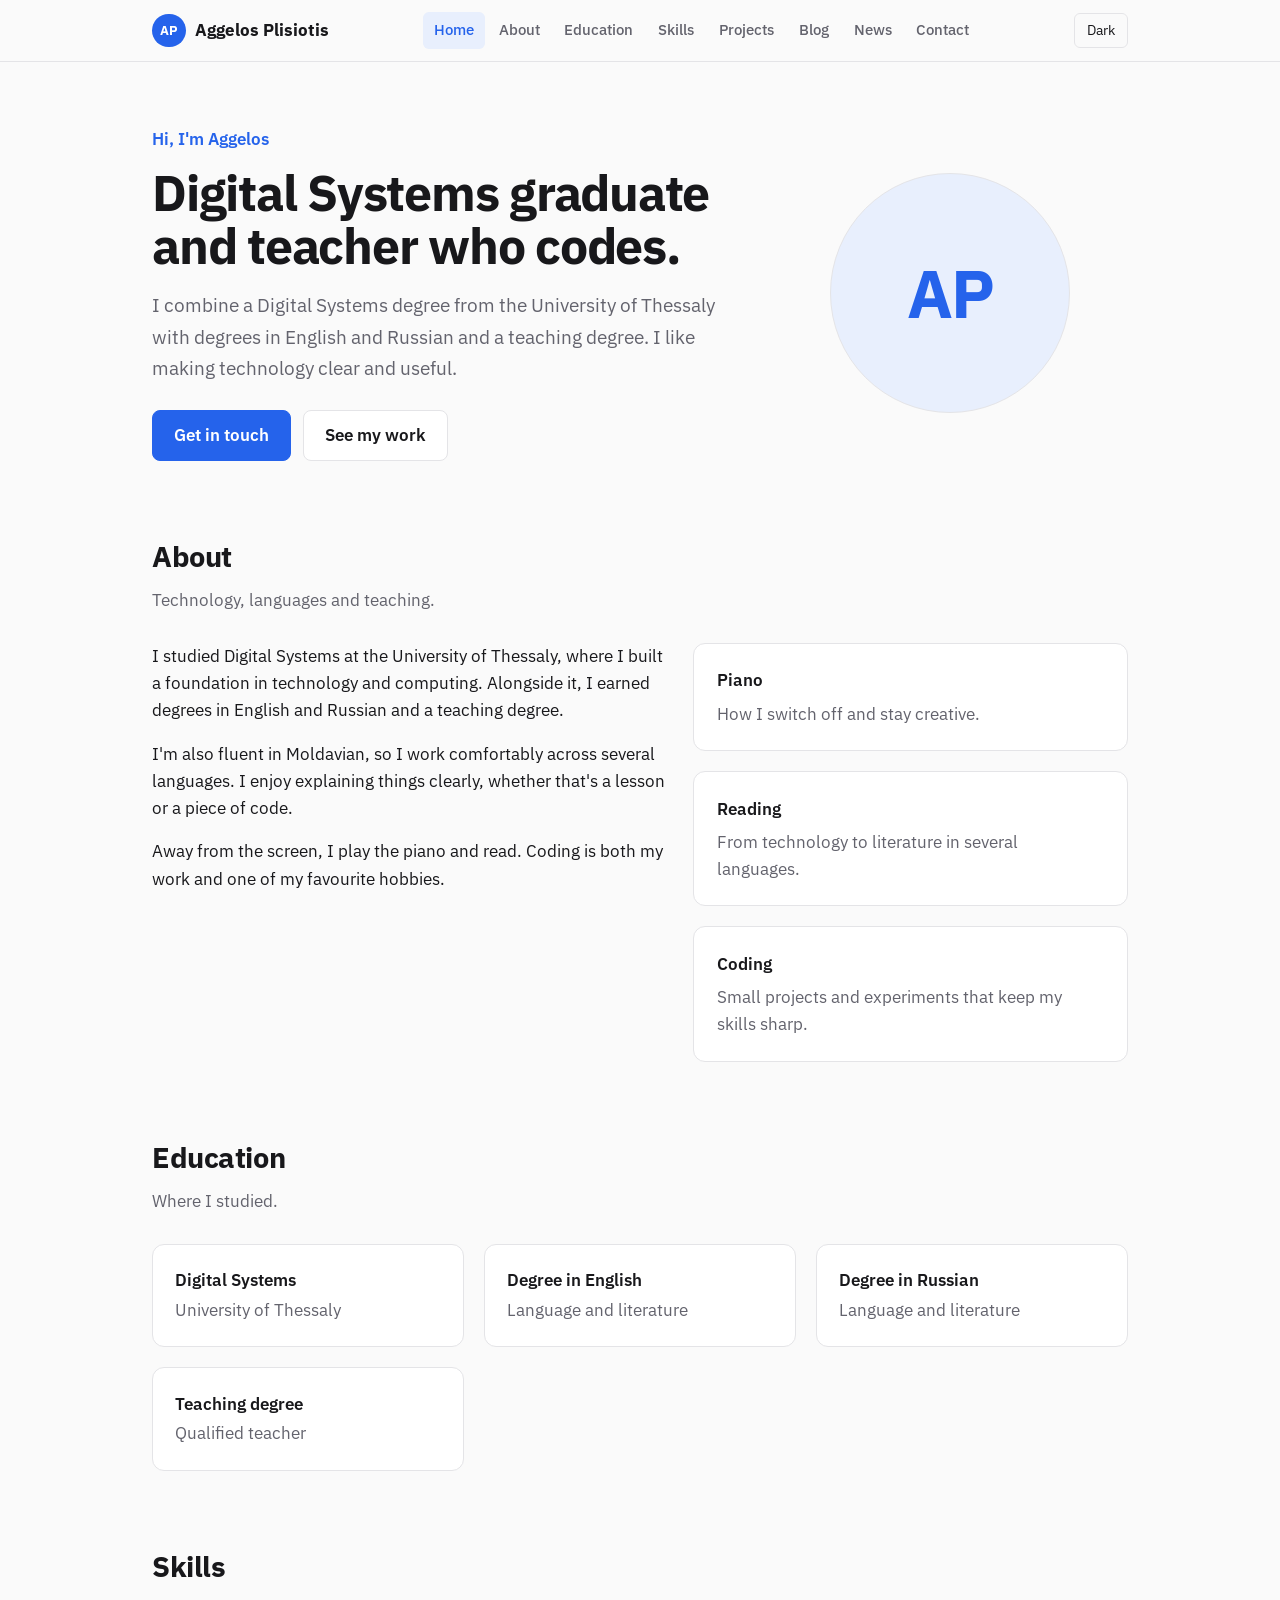
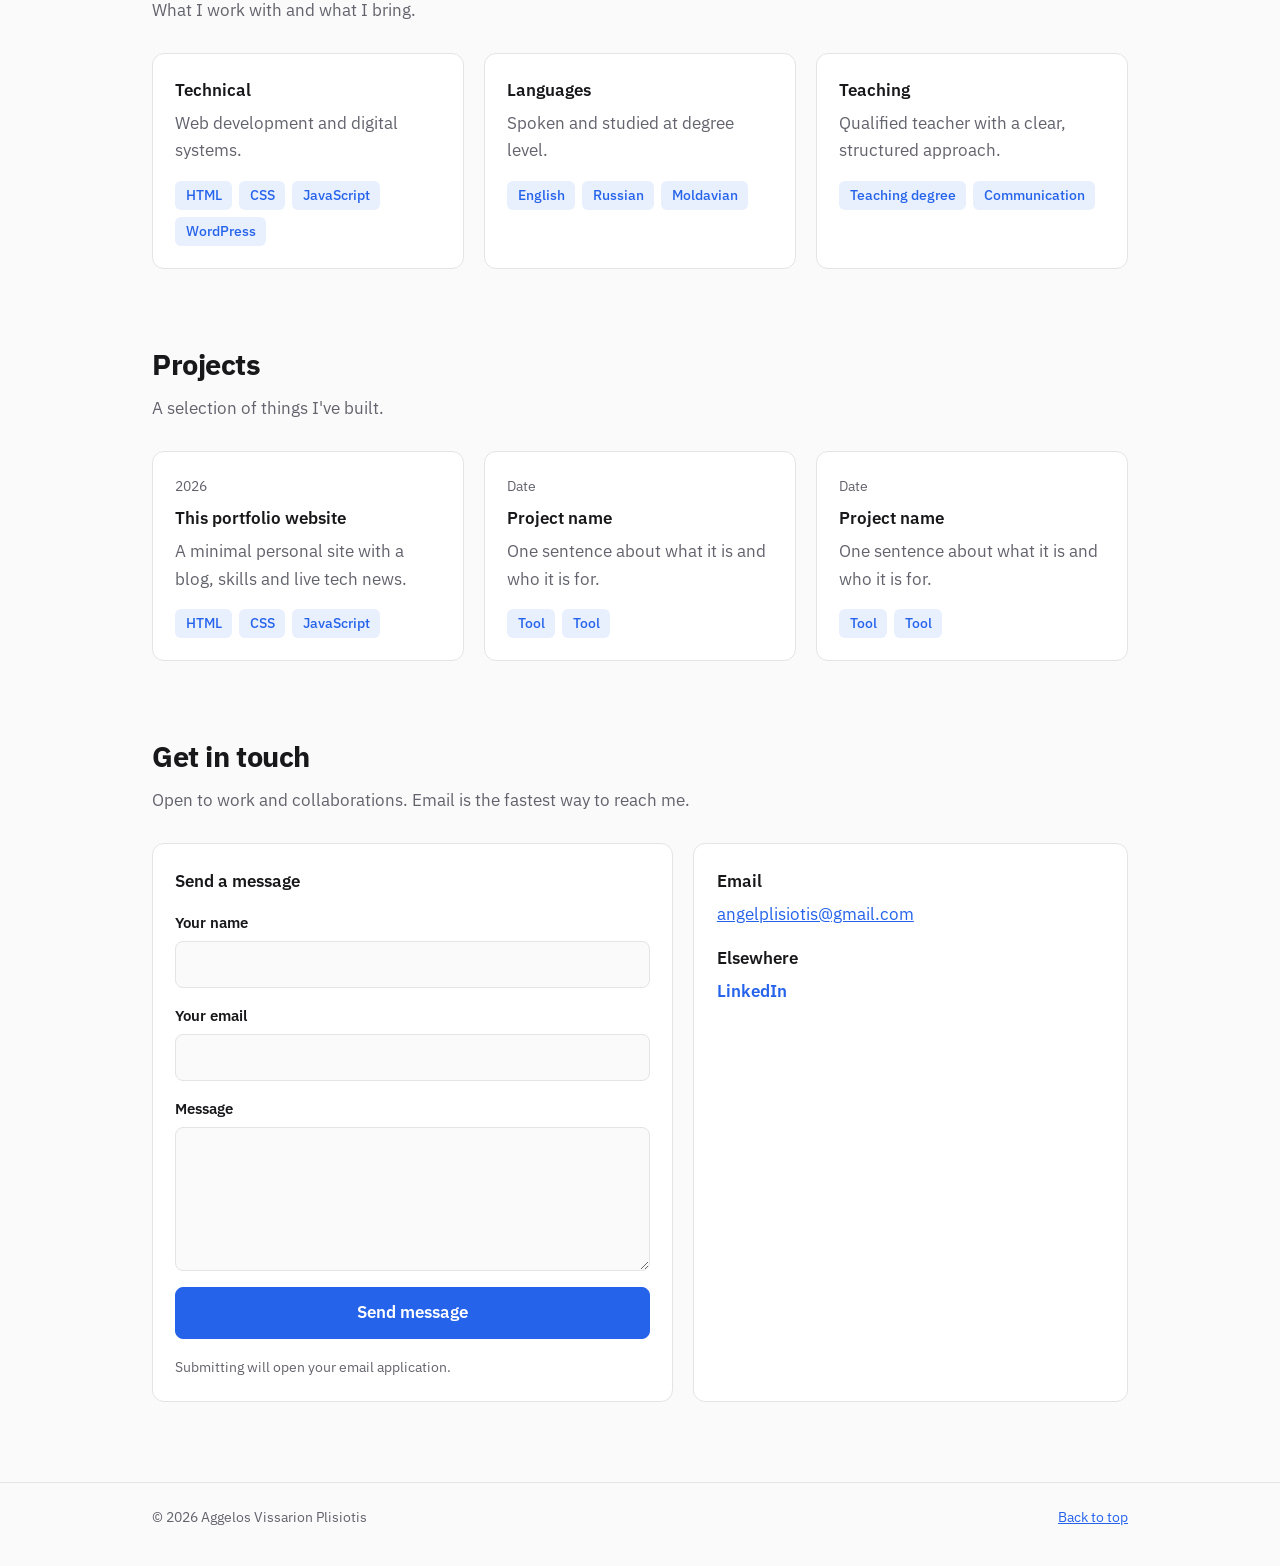
<file: index.html>
<!DOCTYPE html>
<html lang="en">
<head>
    <meta charset="utf-8">
    <meta name="viewport" content="width=device-width, initial-scale=1">
    <title>Aggelos Vissarion Plisiotis – Portfolio</title>
    <meta name="description" content="Portfolio of Aggelos Vissarion Plisiotis.">
    <link rel="preconnect" href="https://fonts.googleapis.com">
    <link href="https://fonts.googleapis.com/css2?family=IBM+Plex+Sans:wght@400;500;600;700&display=swap" rel="stylesheet">
    <link rel="stylesheet" href="styles.css">
</head>

<body>
    <header>
        <div class="wrap">
            <a class="brand" href="index.html">
                <span class="mono">AP</span>
                <span>Aggelos Plisiotis</span>
            </a>

            <nav aria-label="Main">
                <a href="index.html" class="on">Home</a>
                <a href="index.html#about">About</a>
                <a href="index.html#education">Education</a>
                <a href="index.html#skills">Skills</a>
                <a href="index.html#projects">Projects</a>
                <a href="blog.html">Blog</a>
                <a href="news.html">News</a>
                <a href="index.html#contact">Contact</a>
            </nav>

            <button id="theme" type="button" aria-label="Switch between light and dark mode">Dark</button>
        </div>
    </header>

    <main class="wrap" id="top">
        <div class="hero">
            <div>
                <p class="hello">Hi, I'm Aggelos</p>
                <h1>Digital Systems graduate and teacher who codes.</h1>
                <p class="lede">
                    I combine a Digital Systems degree from the University of Thessaly
                    with degrees in English and Russian and a teaching degree.
                    I like making technology clear and useful.
                </p>
                <div class="btns">
                    <a class="btn primary" href="#contact">Get in touch</a>
                    <a class="btn" href="#projects">See my work</a>
                </div>
            </div>
            <div class="avatar" aria-hidden="true">AP</div>
        </div>

        <section id="about">
            <h2>About</h2>
            <p class="sub">Technology, languages and teaching.</p>
            <div class="two">
                <div>
                    <p>I studied Digital Systems at the University of Thessaly, where I built a foundation in technology and computing. Alongside it, I earned degrees in English and Russian and a teaching degree.</p>
                    <p>I'm also fluent in Moldavian, so I work comfortably across several languages. I enjoy explaining things clearly, whether that's a lesson or a piece of code.</p>
                    <p>Away from the screen, I play the piano and read. Coding is both my work and one of my favourite hobbies.</p>
                </div>
                <div class="cols" style="grid-template-columns:1fr">
                    <div class="card">
                        <h3>Piano</h3>
                        <p>How I switch off and stay creative.</p>
                    </div>
                    <div class="card">
                        <h3>Reading</h3>
                        <p>From technology to literature in several languages.</p>
                    </div>
                    <div class="card">
                        <h3>Coding</h3>
                        <p>Small projects and experiments that keep my skills sharp.</p>
                    </div>
                </div>
            </div>
        </section>

        <section id="education">
            <h2>Education</h2>
            <p class="sub">Where I studied.</p>
            <div class="cols edu">
                <div class="card">
                    <p class="name">Digital Systems</p>
                    <p>University of Thessaly</p>
                </div>
                <div class="card">
                    <p class="name">Degree in English</p>
                    <p>Language and literature</p>
                </div>
                <div class="card">
                    <p class="name">Degree in Russian</p>
                    <p>Language and literature</p>
                </div>
                <div class="card">
                    <p class="name">Teaching degree</p>
                    <p>Qualified teacher</p>
                </div>
            </div>
        </section>

        <section id="skills">
            <h2>Skills</h2>
            <p class="sub">What I work with and what I bring.</p>
            <div class="cols">
                <div class="card">
                    <h3>Technical</h3>
                    <p>Web development and digital systems.</p>
                    <div class="tags">
                        <span class="tag">HTML</span>
                        <span class="tag">CSS</span>
                        <span class="tag">JavaScript</span>
                        <span class="tag">WordPress</span>
                    </div>
                </div>
                <div class="card">
                    <h3>Languages</h3>
                    <p>Spoken and studied at degree level.</p>
                    <div class="tags">
                        <span class="tag">English</span>
                        <span class="tag">Russian</span>
                        <span class="tag">Moldavian</span>
                    </div>
                </div>
                <div class="card">
                    <h3>Teaching</h3>
                    <p>Qualified teacher with a clear, structured approach.</p>
                    <div class="tags">
                        <span class="tag">Teaching degree</span>
                        <span class="tag">Communication</span>
                    </div>
                </div>
            </div>
        </section>

        <section id="projects">
            <h2>Projects</h2>
            <p class="sub">A selection of things I've built.</p>
            <div class="cols">
                <div class="card">
                    <p class="meta">2026</p>
                    <h3>This portfolio website</h3>
                    <p>A minimal personal site with a blog, skills and live tech news.</p>
                    <div class="tags">
                        <span class="tag">HTML</span>
                        <span class="tag">CSS</span>
                        <span class="tag">JavaScript</span>
                    </div>
                </div>
                <div class="card">
                    <p class="meta">Date</p>
                    <h3>Project name</h3>
                    <p>One sentence about what it is and who it is for.</p>
                    <div class="tags">
                        <span class="tag">Tool</span>
                        <span class="tag">Tool</span>
                    </div>
                </div>
                <div class="card">
                    <p class="meta">Date</p>
                    <h3>Project name</h3>
                    <p>One sentence about what it is and who it is for.</p>
                    <div class="tags">
                        <span class="tag">Tool</span>
                        <span class="tag">Tool</span>
                    </div>
                </div>
            </div>
        </section>

        <section id="contact">
            <h2>Get in touch</h2>
            <p class="sub">Open to work and collaborations. Email is the fastest way to reach me.</p>
            <div class="two">
                <div class="card">
                    <h3>Send a message</h3>
                    <form id="contact-form">
                        <label>Your name
                            <input id="f-name" required autocomplete="name">
                        </label>
                        <label>Your email
                            <input id="f-email" type="email" required autocomplete="email">
                        </label>
                        <label>Message
                            <textarea id="f-msg" rows="5" required></textarea>
                        </label>
                        <input type="checkbox" id="f-bot" tabindex="-1" autocomplete="off" style="display:none" aria-hidden="true">
                        <button class="btn primary" id="f-send" type="submit">Send message</button>
                        <p class="formnote" id="form-note">Your message goes straight to my inbox.</p>
                    </form>
                </div>

                <div class="card">
                    <h3>Email</h3>
                    <p><a href="mailto:angelplisiotis@gmail.com">angelplisiotis@gmail.com</a></p>
                    <h3>Elsewhere</h3>
                    <p><a class="social" href="https://www.linkedin.com/in/άγγελος-βησσαρίων-πλησιώτης-132bb625a" target="_blank" rel="noopener noreferrer">LinkedIn</a></p>
                </div>
            </div>
        </section>
    </main>

    <footer>
        <div class="wrap">
            <span>© 2026 Aggelos Vissarion Plisiotis</span>
            <a href="#top">Back to top</a>
        </div>
    </footer>

    <script src="script.js"></script>
</body>
</html>
</file>
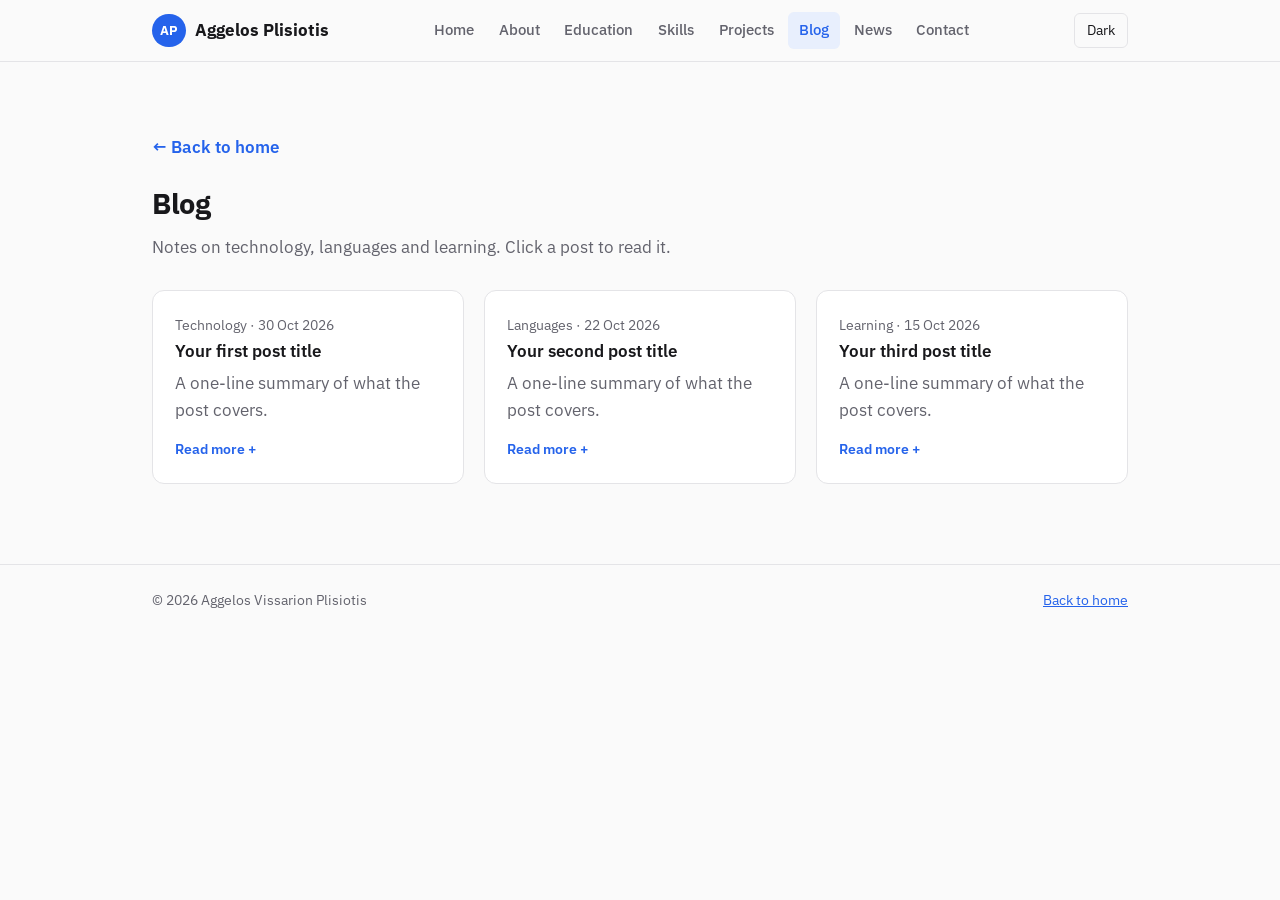
<file: blog.html>
<!DOCTYPE html>
<html lang="en">
<head>
    <meta charset="utf-8">
    <meta name="viewport" content="width=device-width, initial-scale=1">
    <title>Blog – Aggelos Plisiotis</title>
    <meta name="description" content="Blog posts about technology, languages and learning.">
    <link rel="preconnect" href="https://fonts.googleapis.com">
    <link href="https://fonts.googleapis.com/css2?family=IBM+Plex+Sans:wght@400;500;600;700&display=swap" rel="stylesheet">
    <link rel="stylesheet" href="styles.css">
</head>

<body>
    <header>
        <div class="wrap">
            <a class="brand" href="index.html">
                <span class="mono">AP</span>
                <span>Aggelos Plisiotis</span>
            </a>

            <nav aria-label="Main">
                <a href="index.html">Home</a>
                <a href="index.html#about">About</a>
                <a href="index.html#education">Education</a>
                <a href="index.html#skills">Skills</a>
                <a href="index.html#projects">Projects</a>
                <a href="blog.html" class="on" aria-current="page">Blog</a>
                <a href="news.html">News</a>
                <a href="index.html#contact">Contact</a>
            </nav>

            <button id="theme" type="button" aria-label="Switch between light and dark mode">Dark</button>
        </div>
    </header>

    <main class="wrap" id="top">
        <section id="blog">
            <a class="back" href="index.html">← Back to home</a>
            <h2>Blog</h2>
            <p class="sub">Notes on technology, languages and learning. Click a post to read it.</p>

            <div class="cols">
                <details class="card">
                    <summary>
                        <p class="meta">Technology · 30 Oct 2026</p>
                        <h3>Your first post title</h3>
                        <p>A one-line summary of what the post covers.</p>
                    </summary>
                    <div class="body">
                        <p>Write your post here. Replace this text with the full article.</p>
                    </div>
                </details>

                <details class="card">
                    <summary>
                        <p class="meta">Languages · 22 Oct 2026</p>
                        <h3>Your second post title</h3>
                        <p>A one-line summary of what the post covers.</p>
                    </summary>
                    <div class="body">
                        <p>Write your post here. Replace this text with the full article.</p>
                    </div>
                </details>

                <details class="card">
                    <summary>
                        <p class="meta">Learning · 15 Oct 2026</p>
                        <h3>Your third post title</h3>
                        <p>A one-line summary of what the post covers.</p>
                    </summary>
                    <div class="body">
                        <p>Write your post here. Replace this text with the full article.</p>
                    </div>
                </details>
            </div>
        </section>
    </main>

    <footer>
        <div class="wrap">
            <span>© 2026 Aggelos Vissarion Plisiotis</span>
            <a href="index.html">Back to home</a>
        </div>
    </footer>

    <script src="script.js"></script>
</body>
</html>
</file>
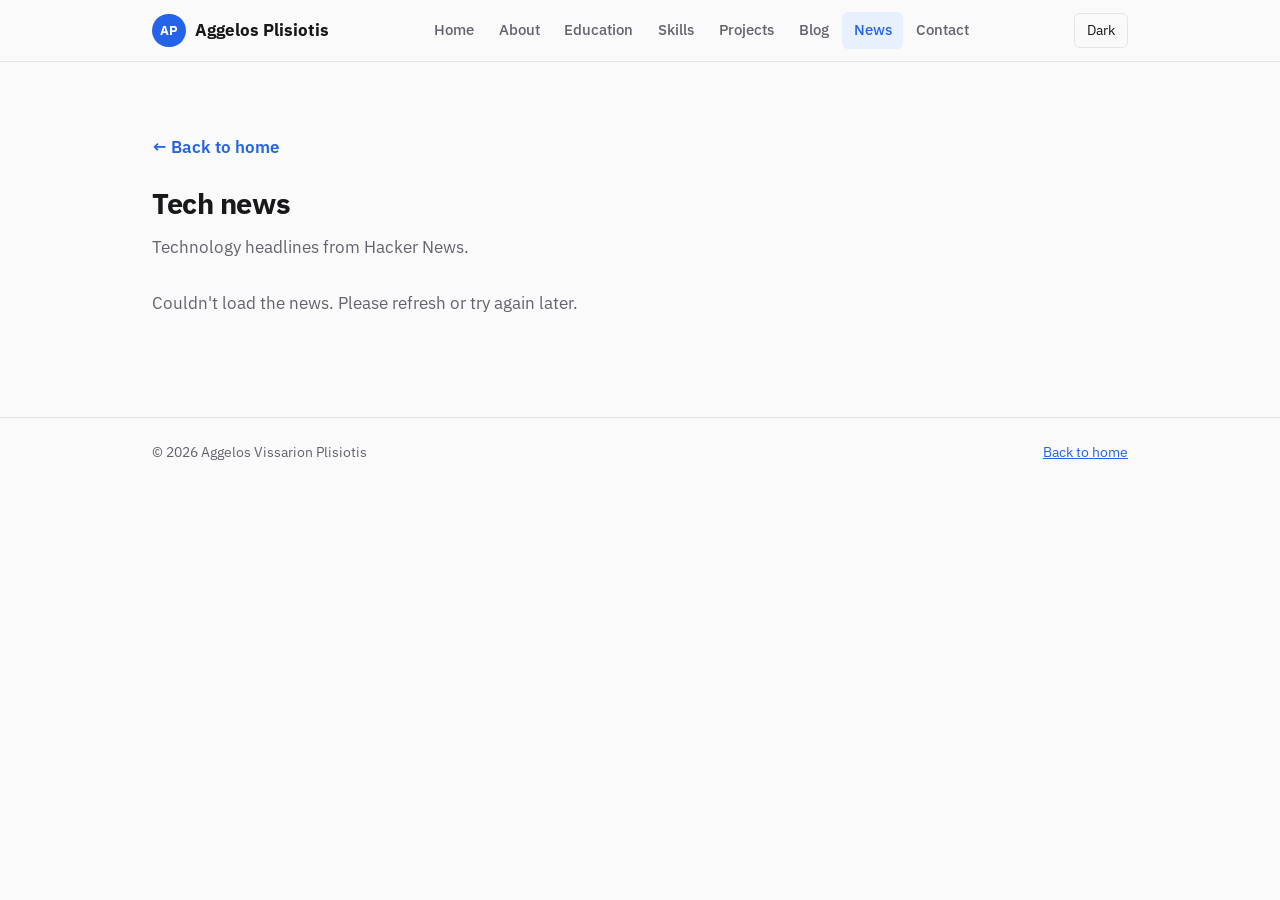
<file: news.html>
<!DOCTYPE html>
<html lang="en">
<head>
    <meta charset="utf-8">
    <meta name="viewport" content="width=device-width, initial-scale=1">
    <title>Tech News – Aggelos Plisiotis</title>
    <meta name="description" content="Latest technology headlines from Hacker News.">
    <link rel="preconnect" href="https://fonts.googleapis.com">
    <link href="https://fonts.googleapis.com/css2?family=IBM+Plex+Sans:wght@400;500;600;700&display=swap" rel="stylesheet">
    <link rel="stylesheet" href="styles.css">
</head>

<body>
    <header>
        <div class="wrap">
            <a class="brand" href="index.html">
                <span class="mono">AP</span>
                <span>Aggelos Plisiotis</span>
            </a>

            <nav aria-label="Main">
                <a href="index.html">Home</a>
                <a href="index.html#about">About</a>
                <a href="index.html#education">Education</a>
                <a href="index.html#skills">Skills</a>
                <a href="index.html#projects">Projects</a>
                <a href="blog.html">Blog</a>
                <a href="news.html" class="on" aria-current="page">News</a>
                <a href="index.html#contact">Contact</a>
            </nav>

            <button id="theme" type="button" aria-label="Switch between light and dark mode">Dark</button>
        </div>
    </header>

    <main class="wrap" id="top">
        <section id="news">
            <a class="back" href="index.html">← Back to home</a>
            <h2>Tech news</h2>
            <p class="sub">Technology headlines from Hacker News.</p>
            <p class="note" id="news-status" role="status">Loading headlines…</p>
            <div id="news-list"></div>
        </section>
    </main>

    <footer>
        <div class="wrap">
            <span>© 2026 Aggelos Vissarion Plisiotis</span>
            <a href="index.html">Back to home</a>
        </div>
    </footer>

    <script src="script.js"></script>
</body>
</html>
</file>
<file: styles.css>
:root {
    --bg: #fafafa;
    --surface: #fff;
    --ink: #18181b;
    --muted: #63636d;
    --line: #e4e4e7;
    --accent: #2563eb;
    --soft: #e8effd;
    --onaccent: #fff;
}

@media (prefers-color-scheme: dark) {
    :root:not([data-theme="light"]) {
        --bg: #18181b;
        --surface: #1f1f23;
        --ink: #fafafa;
        --muted: #a1a1aa;
        --line: #2e2e33;
        --accent: #6ea8fe;
        --soft: #1e2a44;
        --onaccent: #18181b;
    }
}

:root[data-theme="dark"] {
    --bg: #18181b;
    --surface: #1f1f23;
    --ink: #fafafa;
    --muted: #a1a1aa;
    --line: #2e2e33;
    --accent: #6ea8fe;
    --soft: #1e2a44;
    --onaccent: #18181b;
}

* {
    box-sizing: border-box;
}

html {
    scroll-behavior: smooth;
    scroll-padding-top: 5rem;
}

@media (prefers-reduced-motion: reduce) {
    html {
        scroll-behavior: auto;
    }
}

body {
    margin: 0;
    background: var(--bg);
    color: var(--ink);
    font: 400 16.5px/1.65 "IBM Plex Sans", system-ui, -apple-system, "Segoe UI", sans-serif;
}

a {
    color: var(--accent);
}

a:focus-visible,
button:focus-visible,
summary:focus-visible {
    outline: 2px solid var(--accent);
    outline-offset: 3px;
}

.wrap {
    max-width: 64rem;
    margin: 0 auto;
    padding: 0 1.5rem;
}

/* Header and Navigation */

header {
    position: sticky;
    top: 0;
    z-index: 10;
    background: color-mix(in srgb, var(--bg) 88%, transparent);
    backdrop-filter: blur(8px);
    border-bottom: 1px solid var(--line);
}

header .wrap {
    display: flex;
    align-items: center;
    justify-content: space-between;
    gap: 1rem;
    min-height: 3.8rem;
}

.brand {
    display: flex;
    align-items: center;
    gap: 0.6rem;
    color: var(--ink);
    text-decoration: none;
    font-weight: 700;
}

.mono {
    display: grid;
    place-items: center;
    width: 2.1rem;
    height: 2.1rem;
    border-radius: 50%;
    background: var(--accent);
    color: var(--onaccent);
    font-size: 0.8rem;
    font-weight: 700;
    flex: none;
}

nav {
    display: flex;
    gap: 0.15rem;
    overflow-x: auto;
    scrollbar-width: none;
}

nav::-webkit-scrollbar {
    display: none;
}

nav a {
    color: var(--muted);
    text-decoration: none;
    padding: 0.4rem 0.7rem;
    border-radius: 6px;
    font-weight: 500;
    font-size: 0.92rem;
    white-space: nowrap;
}

nav a:hover {
    color: var(--ink);
}

nav a.on {
    color: var(--accent);
    background: var(--soft);
}

#theme {
    background: none;
    border: 1px solid var(--line);
    color: var(--ink);
    border-radius: 6px;
    padding: 0.35rem 0.75rem;
    font: inherit;
    font-size: 0.85rem;
    cursor: pointer;
    flex: none;
}

#theme:hover {
    border-color: var(--accent);
}

/* Typography */

section {
    padding: 4.5rem 0 0;
}

h1 {
    font-size: 3.1rem;
    line-height: 1.08;
    letter-spacing: -0.025em;
    margin: 0 0 1rem;
    font-weight: 700;
}

h2 {
    font-size: 1.8rem;
    letter-spacing: -0.015em;
    margin: 0 0 0.4rem;
    font-weight: 700;
}

h3 {
    font-size: 1.08rem;
    margin: 0 0 0.35rem;
    font-weight: 600;
}

p {
    margin: 0 0 1rem;
    max-width: 62ch;
}

.lede {
    font-size: 1.2rem;
    color: var(--muted);
}

.sub {
    color: var(--muted);
    margin-bottom: 1.8rem;
}

/* Hero */

.hero {
    display: grid;
    grid-template-columns: 1.6fr 1fr;
    gap: 3rem;
    align-items: center;
    padding-top: 4rem;
}

.hello {
    color: var(--accent);
    font-weight: 600;
    margin-bottom: 0.8rem;
}

.avatar {
    justify-self: center;
    display: grid;
    place-items: center;
    width: min(15rem, 60vw);
    aspect-ratio: 1;
    border-radius: 50%;
    background: var(--soft);
    border: 1px solid var(--line);
    color: var(--accent);
    font-size: 4.2rem;
    font-weight: 700;
    letter-spacing: -0.03em;
}

/* Buttons */

.btns {
    display: flex;
    gap: 0.8rem;
    flex-wrap: wrap;
    margin-top: 1.6rem;
}

.btn {
    display: inline-block;
    padding: 0.7rem 1.3rem;
    border-radius: 8px;
    text-decoration: none;
    font: inherit;
    font-weight: 600;
    border: 1px solid var(--line);
    color: var(--ink);
    background: var(--surface);
    cursor: pointer;
}

.btn:hover {
    border-color: var(--accent);
}

.btn.primary {
    background: var(--accent);
    border-color: var(--accent);
    color: var(--onaccent);
}

/* Cards */

.card {
    background: var(--surface);
    border: 1px solid var(--line);
    border-radius: 12px;
    padding: 1.4rem;
}

.card p:last-child {
    margin-bottom: 0;
}

.cols {
    display: grid;
    grid-template-columns: repeat(auto-fit, minmax(16rem, 1fr));
    gap: 1.25rem;
}

.meta {
    color: var(--muted);
    font-size: 0.88rem;
    margin: 0 0 0.4rem;
}

.card p {
    color: var(--muted);
}

.tags {
    display: flex;
    flex-wrap: wrap;
    gap: 0.45rem;
    margin-top: 0.9rem;
}

.tag {
    background: var(--soft);
    color: var(--accent);
    padding: 0.2rem 0.65rem;
    border-radius: 6px;
    font-size: 0.86rem;
    font-weight: 500;
}

.edu .name {
    color: var(--ink);
    font-weight: 600;
    margin: 0 0 0.15rem;
}

/* Blog */

details.card {
    padding: 0;
}

details.card summary {
    list-style: none;
    cursor: pointer;
    padding: 1.4rem;
}

details.card summary::-webkit-details-marker {
    display: none;
}

details.card summary h3 {
    margin: 0 0 0.3rem;
}

details.card summary p {
    margin: 0;
}

details.card summary::after {
    content: "Read more +";
    display: block;
    margin-top: 0.8rem;
    color: var(--accent);
    font-weight: 600;
    font-size: 0.9rem;
}

details.card[open] summary::after {
    content: "Show less −";
}

details.card .body {
    padding: 1.1rem 1.4rem 1.3rem;
    border-top: 1px solid var(--line);
}

details.card:hover,
details.card[open] {
    border-color: var(--accent);
}

/* News */

.item {
    display: block;
    padding: 1.1rem 1.3rem;
    background: var(--surface);
    border: 1px solid var(--line);
    border-radius: 10px;
    color: inherit;
    text-decoration: none;
}

.item:hover {
    border-color: var(--accent);
}

.item h3 {
    margin: 0 0 0.2rem;
}

.item .meta {
    margin: 0;
}

#news-list {
    display: grid;
    grid-template-columns: repeat(auto-fit, minmax(18rem, 1fr));
    gap: 1rem;
}

.note {
    color: var(--muted);
    margin-bottom: 1.2rem;
}

.two {
    display: grid;
    grid-template-columns: 1.2fr 1fr;
    gap: 1.25rem;
}

/* Contact */

form {
    display: grid;
    gap: 1rem;
    margin-top: 1rem;
}

label {
    font-weight: 600;
    font-size: 0.92rem;
    display: grid;
    gap: 0.35rem;
}

input,
textarea {
    font: inherit;
    color: var(--ink);
    background: var(--bg);
    border: 1px solid var(--line);
    border-radius: 8px;
    padding: 0.65rem 0.8rem;
    width: 100%;
}

input:focus,
textarea:focus {
    outline: 2px solid var(--accent);
    border-color: var(--accent);
}

.formnote {
    color: var(--muted);
    font-size: 0.9rem;
    margin: 0;
}

.social {
    display: inline-flex;
    align-items: center;
    gap: 0.6rem;
    font-weight: 600;
    text-decoration: none;
}

.social:hover {
    text-decoration: underline;
}

/* Back Link */

.back {
    display: inline-block;
    margin-bottom: 1.2rem;
    font-weight: 600;
    text-decoration: none;
}

.back:hover {
    text-decoration: underline;
}

/* Footer */

footer {
    margin-top: 5rem;
    border-top: 1px solid var(--line);
    color: var(--muted);
    font-size: 0.9rem;
}

footer .wrap {
    padding-top: 1.4rem;
    padding-bottom: 2.3rem;
    display: flex;
    justify-content: space-between;
    gap: 1rem;
    flex-wrap: wrap;
}

/* Responsive */

@media (max-width: 760px) {
    h1 {
        font-size: 2.3rem;
    }

    .hero,
    .two {
        grid-template-columns: 1fr;
        gap: 2rem;
    }

    .avatar {
        order: -1;
        width: 8rem;
        font-size: 2.4rem;
    }

    .brand span:last-child {
        display: none;
    }

    section {
        padding-top: 3.5rem;
    }
}
</file>
